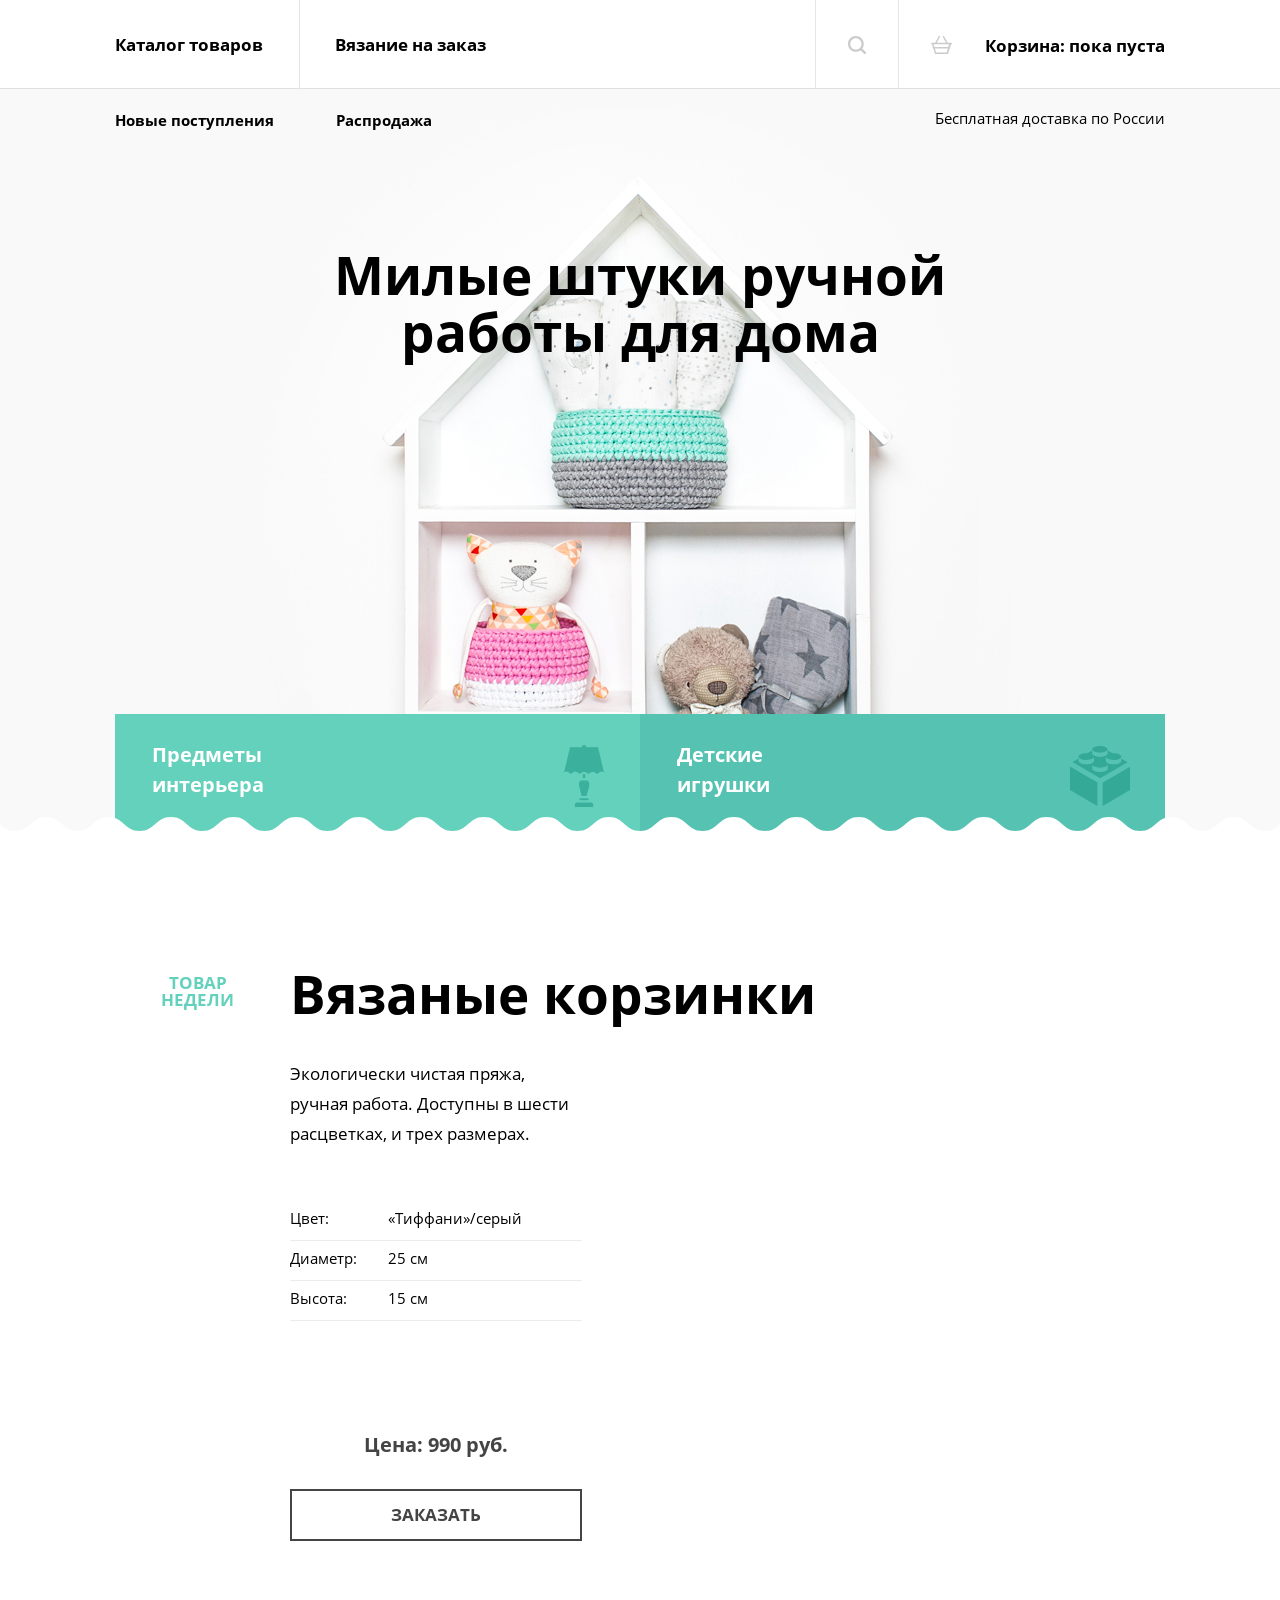
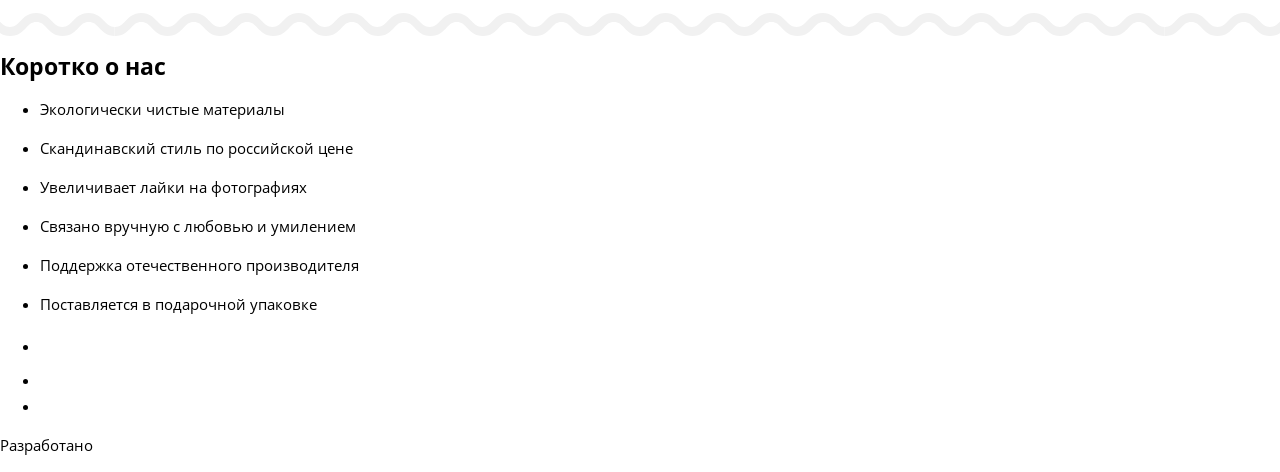
<file: index.html>
<!DOCTYPE html><html class="page" lang="ru"><head><meta charset="utf-8"><meta name="viewport" content="width=device-width,initial-scale=1"><title>HTML Academy: Мишка</title><link rel="stylesheet" href="css/style.min.css"></head><body class="page__body"><div style="display:none"><svg xmlns="http://www.w3.org/2000/svg" xmlns:xlink="http://www.w3.org/1999/xlink"><symbol id="icon-s-cart" viewBox="0 0 21 18"><path d="M20.1884 6.85716H16.6377L13.1884 0.380944C12.9855 -8.61287e-06 12.5797 -0.0952351 12.1739 0.0952412C11.7681 0.285717 11.6667 0.66667 11.8696 1.04762L15.0145 6.85716H5.7826L8.92753 1.04762C9.13043 0.66667 8.92754 0.285717 8.6232 0.0952412C8.2174 -0.0952351 7.8116 0.0952295 7.6087 0.380944L4.1594 6.85716H0.811583C0.405785 6.85716 0 7.14286 0 7.61905C0 8 0.304336 8.38094 0.811583 8.38094H1.01449L1.92753 11.2381C1.72463 11.3333 1.62317 11.5238 1.62317 11.8095C1.62317 12.1905 1.92753 12.4762 2.33332 12.4762L4.05797 18H16.942L18.6667 12.4762C19.0725 12.4762 19.3768 12.1905 19.3768 11.8095C19.3768 11.619 19.2754 11.3333 19.0725 11.2381L19.9855 8.38094H20.1884C20.5942 8.38094 21 8.09524 21 7.61905C21 7.14286 20.5942 6.85716 20.1884 6.85716ZM15.6232 16.4762H5.07247L3.85506 12.381H16.942L15.6232 16.4762ZM17.2464 10.9524H3.34782L2.53623 8.28573H18.058L17.2464 10.9524Z"></path></symbol><symbol id="icon-s-interior" viewBox="0 0 40 62"><g><path d="M15.162 37.7172C14.8628 38.7124 14.9625 39.9067 15.162 41.2999C15.6608 43.8874 16.8578 47.2711 17.5561 50.9533H22.6433C23.3416 47.3706 24.5386 43.987 25.1371 41.2999C25.4364 39.9067 25.4364 38.6129 25.1371 37.7172C24.8379 36.8216 24.2394 36.1249 23.1421 35.4283H17.1571C15.96 36.1249 15.3615 36.8216 15.162 37.7172Z" fill="#149080"></path><path d="M26.9327 57.6212H13.1671C11.8704 57.6212 10.8729 58.6164 10.8729 59.8106V62H13.1671H26.9327H29.227V59.8106C29.227 58.6164 28.2295 57.6212 26.9327 57.6212Z" fill="#149080"></path><path d="M34.015 2.18943H22.3441C22.3441 0.995196 21.3466 0 20.0499 0C18.7531 0 17.7556 0.995196 17.7556 2.18943H6.08478L0 27.5669C0.798005 27.0693 1.59602 26.5717 2.59352 26.5717C3.99003 26.5717 4.78803 27.3679 5.48629 27.965C6.18454 28.5621 6.68329 28.7611 6.88279 28.7611C7.18204 28.7611 7.68079 28.4626 8.37905 27.965C9.0773 27.4674 9.97505 26.5717 11.2718 26.5717C12.5686 26.5717 13.4663 27.3679 14.1646 27.965C14.8628 28.4626 15.3616 28.7611 15.6608 28.7611C15.7606 28.7611 15.9601 28.6616 16.2593 28.5621C16.4588 28.4626 16.7581 28.164 17.1571 27.965C17.6559 27.5669 18.2544 26.9698 19.1521 26.7707C19.4514 26.6712 19.7506 26.6712 20.0499 26.6712C21.3466 26.6712 22.2444 27.4674 22.9426 28.0645C23.6409 28.5621 24.1397 28.8607 24.4389 28.8607C24.7382 28.8607 25.2369 28.5621 25.8354 28.0645C26.5337 27.4674 27.4314 26.6712 28.7282 26.6712C30.1247 26.6712 30.9227 27.4674 31.621 28.0645C31.9202 28.3631 32.2194 28.5621 32.5187 28.6616C32.7182 28.7611 32.9177 28.8607 33.1172 28.8607C33.4165 28.8607 33.9152 28.5621 34.5137 27.965C35.212 27.3679 36.1097 26.5717 37.4065 26.5717C38.404 26.5717 39.202 27.0693 40 27.5669L34.015 2.18943Z" fill="#149080"></path><path d="M23.4413 53.1428H16.5585C15.8602 53.1428 15.4612 53.6404 15.4612 54.2375C15.4612 54.8346 15.96 55.3322 16.5585 55.3322H23.4413C24.1396 55.3322 24.5385 54.8346 24.5385 54.2375C24.6383 53.6404 24.1396 53.1428 23.4413 53.1428Z" fill="#149080"></path><path d="M20.0499 28.7605C19.9501 28.7605 19.7506 28.86 19.4514 28.9595C19.2519 29.0591 19.0524 29.2581 18.8529 29.3576V33.0398H21.1471V29.4571C20.6484 29.0591 20.2494 28.7605 20.0499 28.7605Z" fill="#149080"></path></g></symbol><symbol id="icon-s-search" viewBox="0 0 18 18"><path d="M17.6932 16.0568L14.2159 12.5795C15.2386 11.25 15.75 9.61364 15.75 7.875C15.75 3.47727 12.2727 0 7.875 0C3.47727 0 0 3.47727 0 7.875C0 12.2727 3.47727 15.75 7.875 15.75C9.61364 15.75 11.25 15.1364 12.5795 14.2159L16.0568 17.6932C16.2614 17.8977 16.4659 18 16.875 18C17.4886 18 18 17.4886 18 16.875C18 16.6705 17.8977 16.3636 17.6932 16.0568ZM2.25 7.875C2.25 4.80682 4.80682 2.25 7.875 2.25C10.9432 2.25 13.5 4.80682 13.5 7.875C13.5 10.9432 10.9432 13.5 7.875 13.5C4.80682 13.5 2.25 10.9432 2.25 7.875Z"></path></symbol><symbol id="icon-s-toys" viewBox="0 0 60 60"><path d="M0 43.9933L27.4 60V36.5436L0 20.4362V43.9933ZM51.3 12.4832V15C51.3 16.8121 47.8 18.3221 43.6 18.3221C39.3 18.3221 35.9 16.8121 35.9 15V10.8725C36.2 12.5839 39.5 13.9933 43.6 13.9933C47.9 13.9933 51.3 12.4832 51.3 10.6711C51.3 8.85907 47.8 7.349 43.6 7.349C43.3 7.349 42.9 7.349 42.6 7.349L37.6 4.42954V7.55034C37.6 9.36242 34.1 10.8725 29.9 10.8725C27.2 10.8725 24.9 10.2685 23.5 9.36242C23.3 9.16108 23.1 8.95973 22.8 8.75839C22.4 8.3557 22.2 7.95302 22.2 7.55034V4.5302L17.4 7.349C17.1 7.349 16.7 7.349 16.3 7.349C12 7.349 8.60001 8.85907 8.60001 10.6711C8.60001 12.4832 12.1 13.9933 16.3 13.9933C20.4 13.9933 23.7 12.5839 24 10.8725V15C24 16.8121 20.5 18.3221 16.3 18.3221C12 18.3221 8.60001 16.8121 8.60001 15V12.5839L2.60001 16.1074L30.1 32.2148L57.5 16.2081L51.3 12.4832ZM37.7 22.7517C37.7 24.5638 34.2 26.0738 30 26.0738C25.7 26.0738 22.3 24.5638 22.3 22.7517V18.6242C22.6 20.3356 25.9 21.745 30 21.745C34.1 21.745 37.4 20.3356 37.7 18.6242V22.7517ZM32.6 36.745V60L60 43.9933V20.7383L32.6 36.745ZM29.9 6.6443C34.2 6.6443 37.6 5.13423 37.6 3.32215C37.6 1.51007 34.1 0 29.9 0C25.6 0 22.2 1.51007 22.2 3.32215C22.2 5.13423 25.6 6.6443 29.9 6.6443Z" fill="#149080"></path></symbol></svg></div><header class="page-header"><nav class="main-nav"><div class="main-nav__logo-wrap"><a class="main-nav__logo"><picture><source media="(min-width: 1250px)" srcset="img/mishka-logo-desktop.png"><source media="(min-width: 768px)" srcset="img/mishka-logo-tablet.png"><img class="main-nav__logo-img" src="img/mishka-logo-mobile.png" width="86" height="35" alt="Логотип сайта Mishka"></picture></a></div><button class="main-nav__toggle main-nav__toggle--open" type="button" aria-label="Закрыть меню"></button><ul class="main-nav__list site-list main-nav__list--opened"><li class="site-list__item"><a href="catalog.html" class="site-list__link"><span class="site-list__link-inner">Каталог товаров</span></a></li><li class="site-list__item"><a href="blank.html" class="site-list__link"><span class="site-list__link-inner">Вязание на заказ</span></a></li></ul><ul class="main-nav__list site-list site-list--add"><li class="site-list__item site-list__item--add"><a href="blank.html" class="site-list__link site-list__link--add"><span class="site-list__link-inner">Новые поступления</span></a></li><li class="site-list__item site-list__item--add"><a href="blank.html" class="site-list__link site-list__link--add"><span class="site-list__link-inner">Распродажа</span></a></li></ul><ul class="main-nav__list user-list main-nav__list--opened"><li class="user-list__item"><a href="blank.html" class="user-list__link user-list__link--search"><svg class="user-list__svg user-list__svg--search" width="18" height="18"><use xlink:href="#icon-s-search"></use></svg> <span class="user-list__link-inner user-list__link-inner--search">Поиск по сайту</span></a></li><li class="user-list__item user-list__item--cart"><a href="blank.html" class="user-list__link user-list__link--cart"><svg class="user-list__svg" width="21" height="18"><use xlink:href="#icon-s-cart"></use></svg> <span class="user-list__link-inner user-list__link-inner--cart">Корзина: пока пуста</span></a></li></ul><span class="main-nav__text">Бесплатная доставка по России</span></nav></header><main class="page-main"><h1 class="visually-hidden">Интернет-магазин игрушeк ручной работы Mishka</h1><div class="intro-bg"><section class="intro"><h2 class="intro__title">Милые штуки ручной<br>работы для дома</h2><ul class="intro__list"><li class="intro__item"><a class="intro__link intro__link--interior" href="catalog.html"><span class="intro__link-center">Предметы интерьера </span><svg class="intro__link-svg intro__link-svg--interior" width="40" height="62"><use xlink:href="#icon-s-interior"></use></svg></a></li><li class="intro__item"><a class="intro__link intro__link--toys" href="catalog.html"><span class="intro__link-center">Детские игрушки </span><svg class="intro__link-svg" width="60" height="60"><use xlink:href="#icon-s-toys"></use></svg></a></li></ul></section></div><section class="offer"><div class="offer__container"><div class="offer__titles"><h3 class="offer__title">Вязаные корзинки</h3><h2 class="offer__section-title">Товар недели</h2></div><div class="offer__wrap"><p class="offer__text">Экологически чистая пряжа, ручная работа. Доступны в шести расцветках, и трех размерах.</p><table class="offer__table"><tr class="offer__table-row"><th class="offer__table-cell offer__table-cell--head">Цвет:</th><td class="offer__table-cell">«Тиффани»/серый</td></tr><tr class="offer__table-row"><th class="offer__table-cell offer__table-cell--head">Диаметр:</th><td class="offer__table-cell">25 см</td></tr><tr class="offer__table-row"><th class="offer__table-cell offer__table-cell--head">Высота:</th><td class="offer__table-cell">15 см</td></tr></table><picture><source media="(min-width: 1150px)" srcset="img/triple-set-desktop.jpg"><source media="(min-width: 768px)" srcset="img/triple-set-tablet.jpg"><img class="offer__image" src="img/triple-set-mobile.jpg" width="260" height="315" alt="Фото вязанных корзинок"></picture><p class="offer__price">Цена: 990 руб.</p><button class="offer__button" type="button"><span>Заказать</span></button></div></div></section><section class="about-us"><h2 class="about-us__title">Коротко о нас</h2><ul class="about-us__list"><li class="about-us__item about-us__item--eco"><p class="about-us__text">Экологически чистые материалы</p></li><li class="about-us__item about-us__item--scandinavia"><p class="about-us__text">Скандинавский стиль по российской цене</p></li><li class="about-us__item about-us__item--likes"><p class="about-us__text">Увеличивает лайки на фотографиях</p></li><li class="about-us__item about-us__item--custom"><p class="about-us__text">Связано вручную с любовью и умилением</p></li><li class="about-us__item about-us__item--national"><p class="about-us__text">Поддержка отечественного производителя</p></li><li class="about-us__item about-us__item--package"><p class="about-us__text">Поставляется в подарочной упаковке</p></li></ul></section></main><footer class="page-footer"><section class="page-footer__social social"><h2 class="visually-hidden">Mishka в социальных сетях</h2><ul class="social__list"><li class="social__item"><a class="social__link social__link--instagram" href="blank.html" aria-label="Mishka в instagram"><svg class="social__svg social__link--instagram" width="22" height="21"><use xlink:href="#icon-insta"></use></svg></a></li><li class="social__item"><a class="social__link social__link--facebook" href="blank.html" aria-label="Mishka в facebook"><svg class="social__svg social__link--facebook" width="15" height="28"><use xlink:href="#icon-fb"></use></svg></a></li><li class="social__item"><a class="social__link social__link--twitter" href="blank.html" aria-label="Mishka в twitter"><svg class="social__svg social__link--twitter" width="23" height="20"><use xlink:href="#icon-twitter"></use></svg></a></li></ul></section><div class="page-footer__copyright copyright"><p class="copyright__text">Разработано</p><a class="copyright__link" href="https://htmlacademy.ru/intensive/adaptive" aria-label="Лендинг интенсива «Профессиональный HTML и CSS, уровень 2» в htmlacademy.ru"></a></div></footer><script src="js/main.min.js"></script></body></html>
</file>
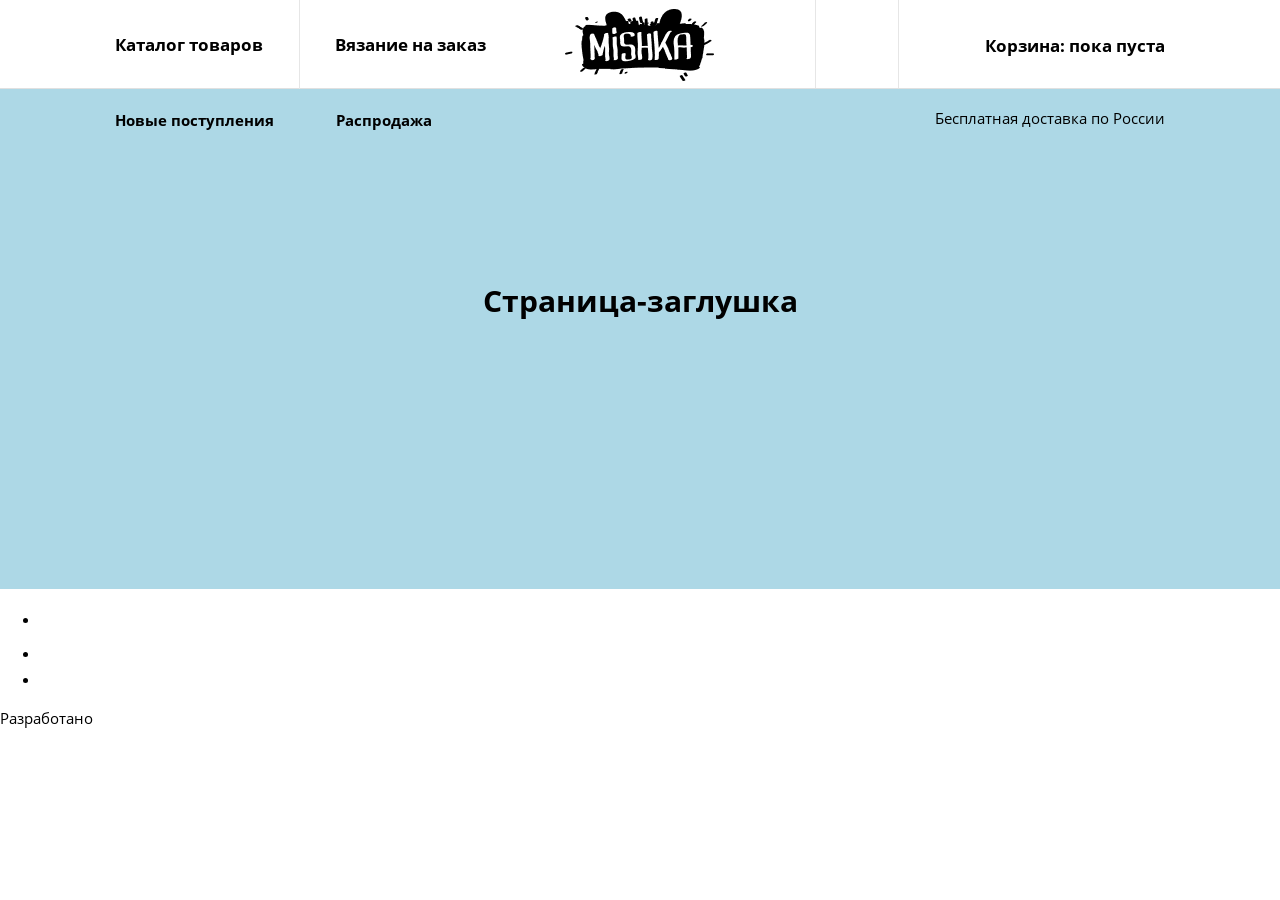
<file: blank.html>
<!DOCTYPE html><html class="page" lang="ru"><head><meta charset="utf-8"><title>HTML Academy: Мишка</title><link rel="stylesheet" href="css/style.min.css"></head><body class="page__body"><header class="page-header"><nav class="main-nav"><div class="main-nav__logo-wrap"><a class="main-nav__logo" href="index.html"><picture><source media="(min-width: 1250px)" srcset="img/mishka-logo-desktop.png"><source media="(min-width: 768px)" srcset="img/mishka-logo-tablet.png"><img class="main-nav__logo-img" src="img/mishka-logo-mobile.png" width="86" height="35" alt="Логотип сайта Mishka"></picture></a></div><button class="main-nav__toggle main-nav__toggle--open" type="button" aria-label="Закрыть меню"></button><ul class="main-nav__list site-list main-nav__list--closed"><li class="site-list__item"><a class="site-list__link" href="catalog.html"><span class="site-list__link-inner">Каталог товаров</span></a></li><li class="site-list__item"><a href="blank.html" class="site-list__link"><span class="site-list__link-inner">Вязание на заказ</span></a></li></ul><ul class="main-nav__list site-list site-list--add"><li class="site-list__item site-list__item--add"><a href="blank.html" class="site-list__link site-list__link--add"><span class="site-list__link-inner">Новые поступления</span></a></li><li class="site-list__item site-list__item--add"><a href="blank.html" class="site-list__link site-list__link--add"><span class="site-list__link-inner">Распродажа</span></a></li></ul><ul class="main-nav__list user-list main-nav__list--closed"><li class="user-list__item"><a href="blank.html" class="user-list__link user-list__link--search"><svg class="user-list__svg user-list__svg--search" width="18" height="18"><use xlink:href="#icon-s-search"></use></svg> <span class="user-list__link-inner user-list__link-inner--search">Поиск по сайту</span></a></li><li class="user-list__item user-list__item--cart"><a href="blank.html" class="user-list__link user-list__link--cart"><svg class="user-list__svg" width="21" height="18"><use xlink:href="#icon-s-cart"></use></svg> <span class="user-list__link-inner user-list__link-inner--cart">Корзина: пока пуста</span></a></li></ul><span class="main-nav__text">Бесплатная доставка по России</span></nav></header><main style="height:500px;background:lightblue"><h1 style="width: 400px; text-align: center; margin: auto; padding-top: 200px">Страница-заглушка</h1></main><footer class="page-footer"><section class="page-footer__social social"><h2 class="visually-hidden">Mishka в социальных сетях</h2><ul class="social__list"><li class="social__item"><a class="social__link social__link--instagram" href="blank.html" aria-label="Mishka в instagram"><svg class="social__svg social__link--instagram" width="22" height="21"><use xlink:href="#icon-insta"></use></svg></a></li><li class="social__item"><a class="social__link social__link--facebook" href="blank.html" aria-label="Mishka в facebook"><svg class="social__svg social__link--facebook" width="15" height="28"><use xlink:href="#icon-fb"></use></svg></a></li><li class="social__item"><a class="social__link social__link--twitter" href="blank.html" aria-label="Mishka в twitter"><svg class="social__svg social__link--twitter" width="23" height="20"><use xlink:href="#icon-twitter"></use></svg></a></li></ul></section><div class="page-footer__copyright copyright"><p class="copyright__text">Разработано</p><a class="copyright__link" href="https://htmlacademy.ru/intensive/adaptive" aria-label="Лендинг интенсива «Профессиональный HTML и CSS, уровень 2» в htmlacademy.ru"></a></div></footer></body></html>
</file>
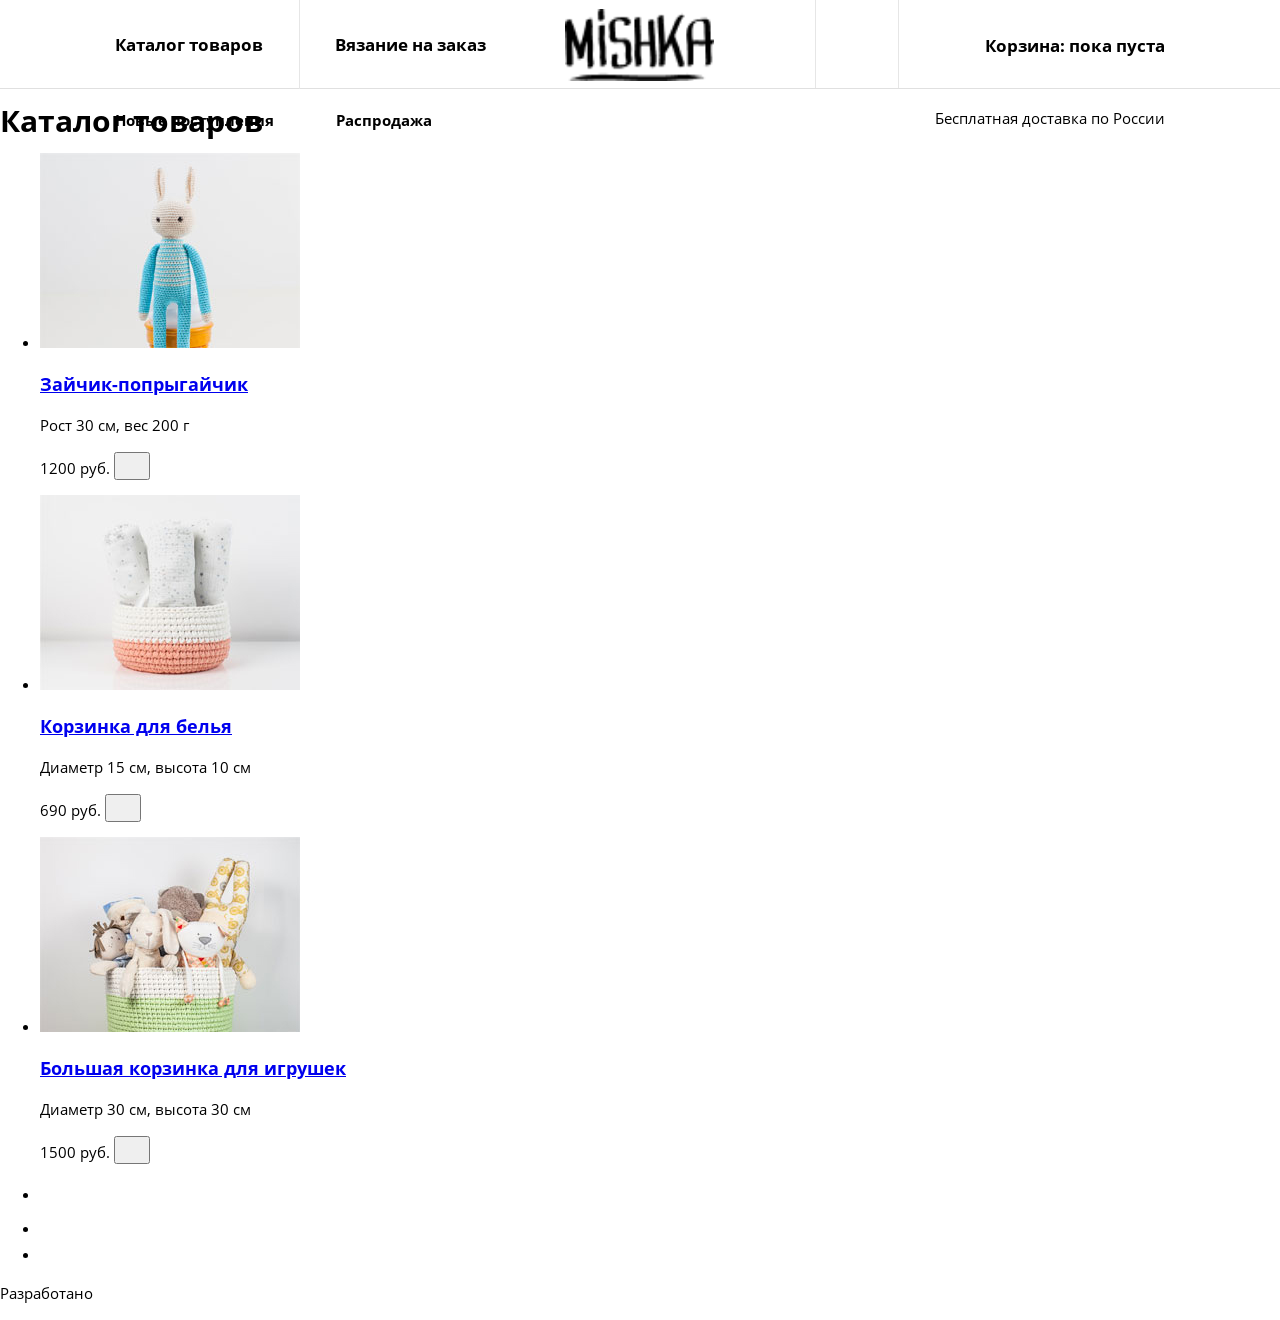
<file: catalog.html>
<!DOCTYPE html><html class="page" lang="ru"><head><meta charset="utf-8"><title>HTML Academy: Мишка</title><link rel="stylesheet" href="css/style.min.css"></head><body class="page__body"><header class="page-header"><nav class="main-nav"><div class="main-nav__logo-wrap"><a class="main-nav__logo" href="index.html"><picture><source media="(min-width: 1250px)" srcset="img/mishka-logo-desktop.png"><source media="(min-width: 768px)" srcset="img/mishka-logo-tablet.png"><img class="main-nav__logo-img" src="img/mishka-logo-mobile.png" width="86" height="35" alt="Логотип сайта Mishka"></picture></a></div><button class="main-nav__toggle main-nav__toggle--open" type="button" aria-label="Закрыть меню"></button><ul class="main-nav__list site-list main-nav__list--closed"><li class="site-list__item"><a class="site-list__link"><span class="site-list__link-inner">Каталог товаров</span></a></li><li class="site-list__item"><a href="blank.html" class="site-list__link"><span class="site-list__link-inner">Вязание на заказ</span></a></li></ul><ul class="main-nav__list site-list site-list--add"><li class="site-list__item site-list__item--add"><a href="blank.html" class="site-list__link site-list__link--add"><span class="site-list__link-inner">Новые поступления</span></a></li><li class="site-list__item site-list__item--add"><a href="blank.html" class="site-list__link site-list__link--add"><span class="site-list__link-inner">Распродажа</span></a></li></ul><ul class="main-nav__list user-list main-nav__list--closed"><li class="user-list__item"><a href="blank.html" class="user-list__link user-list__link--search"><svg class="user-list__svg user-list__svg--search" width="18" height="18"><use xlink:href="#icon-s-search"></use></svg> <span class="user-list__link-inner user-list__link-inner--search">Поиск по сайту</span></a></li><li class="user-list__item user-list__item--cart"><a href="blank.html" class="user-list__link user-list__link--cart"><svg class="user-list__svg" width="21" height="18"><use xlink:href="#icon-s-cart"></use></svg> <span class="user-list__link-inner user-list__link-inner--cart">Корзина: пока пуста</span></a></li></ul><span class="main-nav__text">Бесплатная доставка по России</span></nav></header><main class="page-catalog"><h1 class="page-catalog__title">Каталог товаров</h1><section class="catalog"><h2 class="visually-hidden">Список товаров</h2><ul class="catalog__list"><li class="catalog__item product"><a class="product__img-link" href="blank.html"><img src="img/photo-1-mobile.png" width="260" height="195" alt="Фото товара «Зайчик-попрыгайчик»"> </a><a class="product__title-link" href="blank.html"><h3 class="product__title">Зайчик-попрыгайчик</h3></a><p class="product__description">Рост 30 см, вес 200 г</p><p class="product__price">1200 руб. <button class="product__button" type="button" aria-label="Добавить в корзину"><svg class="product__button-svg" width="20" height="19"><use xlink:href="#icon-cart"></use></svg></button></p></li><li class="catalog__item product"><a class="product__img-link" href="blank.html"><img src="img/photo-2-mobile.png" width="260" height="195" alt="Фото товара «Корзинка для белья»"> </a><a class="product__title-link" href="blank.html"><h3 class="product__title">Корзинка для белья</h3></a><p class="product__description">Диаметр 15 см, высота 10 см</p><p class="product__price">690 руб. <button class="product__button" type="button" aria-label="Добавить в корзину"><svg class="product__button-svg" width="20" height="19"><use xlink:href="#icon-cart"></use></svg></button></p></li><li class="catalog__item product"><a class="product__img-link" href="blank.html"><img src="img/photo-3-mobile.png" width="260" height="195" alt="Фото товара «Большая корзинка для игрушек»"> </a><a class="product__title-link" href="blank.html"><h3 class="product__title">Большая корзинка для игрушек</h3></a><p class="product__description">Диаметр 30 см, высота 30 см</p><p class="product__price">1500 руб. <button class="product__button" type="button" aria-label="Добавить в корзину"><svg class="product__button-svg" width="20" height="19"><use xlink:href="#icon-cart"></use></svg></button></p></li></ul></section></main><footer class="page-footer"><section class="page-footer__social social"><h2 class="visually-hidden">Mishka в социальных сетях</h2><ul class="social__list"><li class="social__item"><a class="social__link social__link--instagram" href="blank.html" aria-label="Mishka в instagram"><svg class="social__svg social__link--instagram" width="22" height="21"><use xlink:href="#icon-insta"></use></svg></a></li><li class="social__item"><a class="social__link social__link--facebook" href="blank.html" aria-label="Mishka в facebook"><svg class="social__svg social__link--facebook" width="15" height="28"><use xlink:href="#icon-fb"></use></svg></a></li><li class="social__item"><a class="social__link social__link--twitter" href="blank.html" aria-label="Mishka в twitter"><svg class="social__svg social__link--twitter" width="23" height="20"><use xlink:href="#icon-twitter"></use></svg></a></li></ul></section><div class="page-footer__copyright copyright"><p class="copyright__text">Разработано</p><a class="copyright__link" href="https://htmlacademy.ru/intensive/adaptive" aria-label="Лендинг интенсива «Профессиональный HTML и CSS, уровень 2» в htmlacademy.ru"></a></div></footer></body></html>
</file>
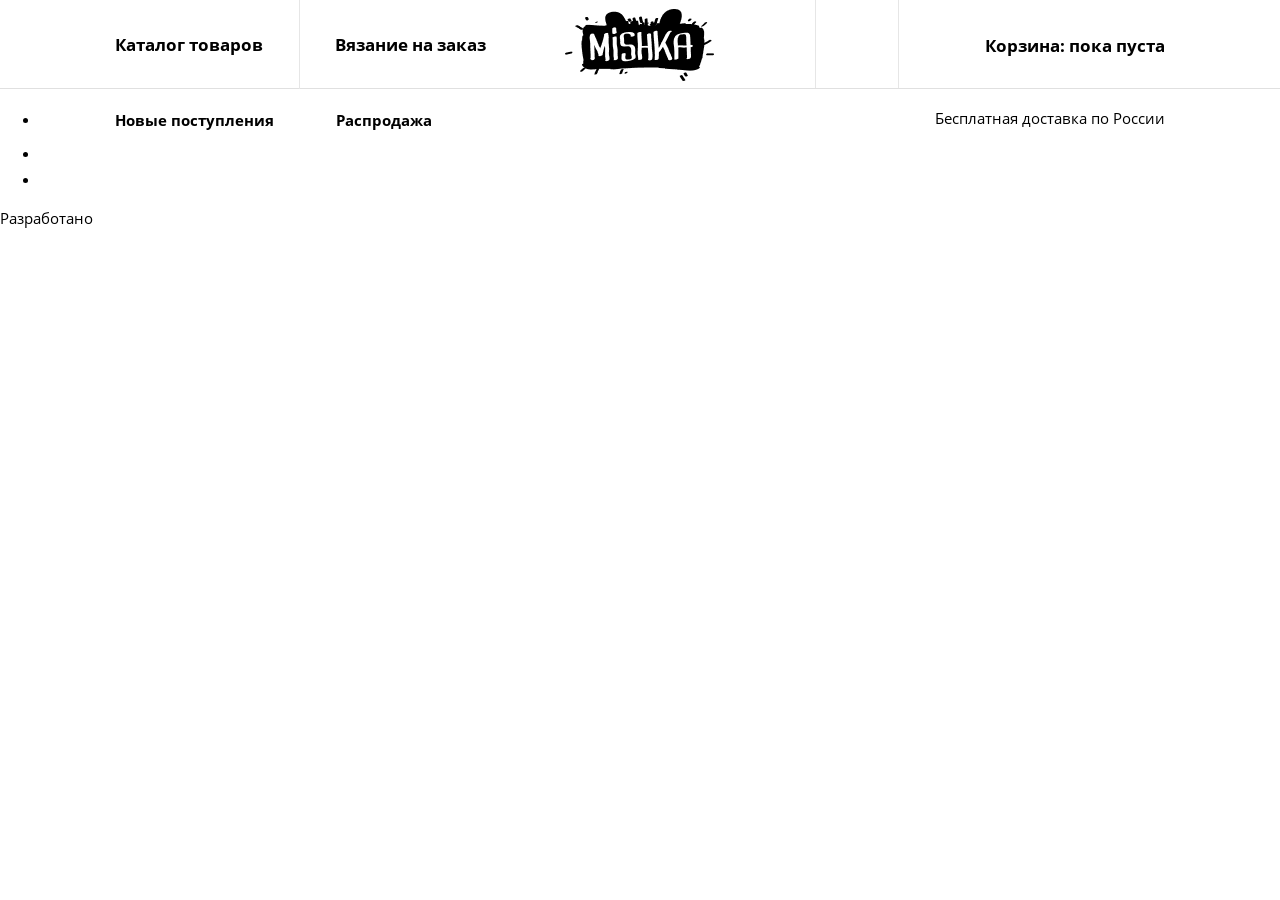
<file: form.html>
<!DOCTYPE html><html class="page" lang="ru"><head><meta charset="utf-8"><title>HTML Academy: Мишка</title><link rel="stylesheet" href="css/style.min.css"></head><body class="page__body"><header class="page-header"><nav class="main-nav"><div class="main-nav__logo-wrap"><a class="main-nav__logo" href="index.html"><picture><source media="(min-width: 1250px)" srcset="img/mishka-logo-desktop.png"><source media="(min-width: 768px)" srcset="img/mishka-logo-tablet.png"><img class="main-nav__logo-img" src="img/mishka-logo-mobile.png" width="86" height="35" alt="Логотип сайта Mishka"></picture></a></div><button class="main-nav__toggle main-nav__toggle--open" type="button" aria-label="Закрыть меню"></button><ul class="main-nav__list site-list main-nav__list--closed"><li class="site-list__item"><a class="site-list__link" href="catalog.html"><span class="site-list__link-inner">Каталог товаров</span></a></li><li class="site-list__item"><a href="blank.html" class="site-list__link"><span class="site-list__link-inner">Вязание на заказ</span></a></li></ul><ul class="main-nav__list site-list site-list--add"><li class="site-list__item site-list__item--add"><a href="blank.html" class="site-list__link site-list__link--add"><span class="site-list__link-inner">Новые поступления</span></a></li><li class="site-list__item site-list__item--add"><a href="blank.html" class="site-list__link site-list__link--add"><span class="site-list__link-inner">Распродажа</span></a></li></ul><ul class="main-nav__list user-list main-nav__list--closed"><li class="user-list__item"><a href="blank.html" class="user-list__link user-list__link--search"><svg class="user-list__svg user-list__svg--search" width="18" height="18"><use xlink:href="#icon-s-search"></use></svg> <span class="user-list__link-inner user-list__link-inner--search">Поиск по сайту</span></a></li><li class="user-list__item user-list__item--cart"><a href="blank.html" class="user-list__link user-list__link--cart"><svg class="user-list__svg" width="21" height="18"><use xlink:href="#icon-s-cart"></use></svg> <span class="user-list__link-inner user-list__link-inner--cart">Корзина: пока пуста</span></a></li></ul><span class="main-nav__text">Бесплатная доставка по России</span></nav></header><footer class="page-footer"><section class="page-footer__social social"><h2 class="visually-hidden">Mishka в социальных сетях</h2><ul class="social__list"><li class="social__item"><a class="social__link social__link--instagram" href="blank.html" aria-label="Mishka в instagram"><svg class="social__svg social__link--instagram" width="22" height="21"><use xlink:href="#icon-insta"></use></svg></a></li><li class="social__item"><a class="social__link social__link--facebook" href="blank.html" aria-label="Mishka в facebook"><svg class="social__svg social__link--facebook" width="15" height="28"><use xlink:href="#icon-fb"></use></svg></a></li><li class="social__item"><a class="social__link social__link--twitter" href="blank.html" aria-label="Mishka в twitter"><svg class="social__svg social__link--twitter" width="23" height="20"><use xlink:href="#icon-twitter"></use></svg></a></li></ul></section><div class="page-footer__copyright copyright"><p class="copyright__text">Разработано</p><a class="copyright__link" href="https://htmlacademy.ru/intensive/adaptive" aria-label="Лендинг интенсива «Профессиональный HTML и CSS, уровень 2» в htmlacademy.ru"></a></div></footer></body></html>
</file>
<file: css/style.min.css>
@font-face{font-family:"Open Sans";font-style:normal;font-weight:400;src:url(../fonts/open-sans-v18-latin_cyrillic-regular.woff2) format("woff2"),url(../fonts/open-sans-v18-latin_cyrillic-regular.woff) format("woff")}@font-face{font-family:"Open Sans";font-style:normal;font-weight:700;src:url(../fonts/open-sans-v18-latin_cyrillic-700.woff2) format("woff2"),url(../fonts/open-sans-v18-latin_cyrillic-700.woff) format("woff")}:root{--basic-grey-mobile: #ececec;--basic-grey-tablet: #e6e6e6;--special-black-light: #444444;--special-grey-light: #e0e0e0;--special-grey-half: #f9f9f9;--special-grey-bg: #f1f1f1;--special-green-light: #63d1bb;--special-green-light-hover: #59d5bc;--special-green-half: #56c3b2;--special-green-half-hover: #46c1ae;--white: #ffffff}body{min-width:320px;margin:0;font-family:"Open Sans","Arial",sans-serif;font-size:15px;line-height:24px;background-color:var(--white)}*,::after,::before{-webkit-box-sizing:border-box;box-sizing:border-box}.visually-hidden:not(:focus):not(:active),input[type=checkbox].visually-hidden,input[type=radio].visually-hidden{position:absolute;width:1px;height:1px;margin:-1px;padding:0;border:0;white-space:nowrap;-webkit-clip-path:inset(100%);clip-path:inset(100%);clip:rect(0,0,0,0);overflow:hidden}.page-header{position:relative;margin-right:auto;margin-left:auto;text-align:center;border-top:1px solid var(--basic-grey)}@media (min-width:1250px){.page-header{width:1250px;padding-left:50px;padding-right:50px}}.main-nav__logo{display:block;padding-top:22px;padding-bottom:16px;padding-right:2px;margin-left:30px;margin-right:30px}.main-nav__logo[href]:focus,.main-nav__logo[href]:hover,.main-nav__toggle:focus,.main-nav__toggle:hover{opacity:.6}.main-nav__logo[href]:active,.main-nav__toggle:active{opacity:.3}.main-nav__logo-wrap{border-bottom:1px solid var(--special-grey-light)}.main-nav__toggle{position:absolute;top:24px;right:26px;width:30px;height:30px;padding:0;border:0;background-repeat:no-repeat;background-color:var(--white);background-position:center;cursor:pointer}.main-nav__toggle--close{background-image:url(../img/icon-menu-close.svg)}.main-nav__toggle--open{background-image:url(../img/icon-menu-open.svg)}.main-nav__list--closed,.main-nav__text{display:none}@media (min-width:768px){.main-nav{position:relative;-ms-flex-wrap:wrap;flex-wrap:wrap;min-height:89px;padding-left:50px;padding-right:50px}.main-nav::before{position:absolute;content:"";bottom:0;left:0;right:0;z-index:1;height:1px;background-color:var(--special-grey-light)}.main-nav,.main-nav__top{display:-webkit-box;display:-ms-flexbox;display:flex}.main-nav__logo-img{width:114px;height:46px;margin-left:-2px}.main-nav__logo-wrap{position:relative;display:-webkit-box;display:-ms-flexbox;display:flex;-webkit-box-flex:1;-ms-flex-positive:1;flex-grow:1;width:42%;border:0}.main-nav__logo{margin-left:0;margin-right:0;padding-bottom:16px}.main-nav__toggle{display:none}.main-nav__text{position:absolute;right:50px;bottom:-61px;z-index:1;display:block;padding-top:21px;padding-bottom:20px}}@media (min-width:768px) and (min-width:1250px){.main-nav::before{left:calc((100vw - 1150px)/-2);right:calc((100vw - 1150px)/-2)}.main-nav__logo-wrap{position:absolute;top:0;left:50%;-webkit-transform:translateX(calc(-148px/2));transform:translateX(calc(-148px/2));z-index:1;width:auto;border-bottom:none}.main-nav__logo-wrap::before{content:none}.main-nav__logo{padding:9px 0 7px 1px}.main-nav__logo-img{width:149px;height:72px}}.site-list{padding:0;margin:0;list-style:none}.site-list__item{border-bottom:1px solid var(--basic-grey-mobile)}.site-list__item:last-child{border:0}.site-list__link{display:block;width:100%;padding:28px 20px 26px;color:inherit;font-size:17px;font-weight:700;line-height:24px;text-decoration:none}.site-list__link[href]:focus,.site-list__link[href]:hover,.user-list__link[href]:focus .user-list__link-inner,.user-list__link[href]:hover .user-list__link-inner{opacity:.6}.site-list__link[href]:active{opacity:.3}.site-list__link-inner{display:block;width:260px;margin-left:auto;margin-right:auto;padding-left:46px;text-align:left}.site-list--add{display:none}@media (min-width:768px){.site-list{position:absolute;top:100px;z-index:1;max-width:60%;display:-webkit-box;display:-ms-flexbox;display:flex;-ms-flex-wrap:wrap;flex-wrap:wrap;border:0}.site-list--add{display:none}.site-list__item{border:0;margin-right:26px}.site-list__link{max-width:200px;padding:10px 10px 10px 0;font-size:15px}.site-list__link-inner{width:auto;padding-left:0}}@media (min-width:1250px){.site-list{position:static;top:0;max-width:450px}.site-list--add{position:absolute;top:100%;max-width:700px;display:-webkit-box;display:-ms-flexbox;display:flex;background-color:transparent}.site-list__item:not(.site-list__item--add){display:-webkit-box;display:-ms-flexbox;display:flex;-webkit-box-align:center;-ms-flex-align:center;align-items:center;margin-right:35px}.site-list__item:not(.site-list__item--add):nth-child(2n){margin-right:0}.site-list__item:not(.site-list__item--add):nth-child(2n-1){border-right:1px solid var(--basic-grey-tablet)}.site-list__link:not(.site-list__link--add){width:184px;font-size:17px}.site-list__link--add{padding-top:19px;font-size:15px}.site-list__item--add{margin-right:52px}}.user-list{padding:0;margin:0;list-style:0;border-top:1px solid var(--basic-grey-mobile)}.user-list__item,.user-list__link{display:-webkit-box;display:-ms-flexbox;display:flex}.user-list__item{min-height:79px;border-bottom:1px solid var(--basic-grey-mobile)}.user-list__link{position:relative;-webkit-box-align:center;-ms-flex-align:center;align-items:center;width:100%;padding:28px 20px 26px;color:inherit;font-size:17px;font-weight:700;line-height:24px;text-decoration:none}.user-list__link:focus .user-list__svg,.user-list__link:hover .user-list__svg{opacity:1;fill:#63d1bb;mix-blend-mode:normal}.offer__button:active span,.user-list__link:active .user-list__svg,.user-list__link[href]:active .user-list__link-inner{opacity:.3}.user-list__svg{position:absolute;top:calc(50% - 18px/2);left:calc(50% - 130px);opacity:.2}.user-list__svg--search{left:calc(50% - 128px)}.user-list__link-inner{display:block;width:260px;margin-left:auto;margin-right:auto;padding-left:46px;text-align:left}@media (min-width:768px){.user-list{display:-webkit-box;display:-ms-flexbox;display:flex;-ms-flex-wrap:wrap;flex-wrap:wrap;margin-left:auto;border-top:none}.user-list__item{border:0}.user-list__item--cart{width:264px}.user-list__link{display:-webkit-box;display:-ms-flexbox;display:flex;-webkit-box-pack:end;-ms-flex-pack:end;justify-content:flex-end;padding-top:18px;padding-bottom:16px}.user-list__link--search{width:84px;height:100%;border-left:1px solid var(--basic-grey-tablet);border-right:1px solid var(--basic-grey-tablet)}.user-list__link--cart{padding-left:0;padding-right:0}.user-list__link-inner{width:auto;margin-left:0;margin-right:0;padding-top:10px;padding-bottom:10px;text-align:right}.user-list__link-inner--cart{padding-left:50px}.user-list__link-inner--search{display:none}.user-list__svg{left:calc(50% - 101px);opacity:.2}.user-list__svg--search{top:calc(50% - 18px/2);left:calc(50% - 18px/2)}}@media (min-width:1250px){.user-list{border-bottom:none}.user-list::before{content:"";width:0}.user-list__item--cart{width:266px}}.intro{background-color:var(--special-grey-half);background-image:url(../img/intro-bg-mobile.jpg);background-repeat:no-repeat;background-position:top -19px center}.intro__title{width:260px;margin:0 auto;padding-top:72px;padding-bottom:120px;font-size:27px;font-weight:700;line-height:30px;text-align:center}.intro__list{margin:0;padding:0;list-style:none;background-color:var(--special-green-light)}.intro__link{position:relative;display:block;color:var(--white);font-size:19px;line-height:24px;font-weight:700;text-decoration:none;-webkit-transition:all .3s ease-out;transition:all .3s ease-out;outline:0}.intro__link:focus,.intro__link:hover{margin-top:-5px;padding-bottom:5px}.intro__link:focus .intro__link-svg,.intro__link:hover .intro__link-svg{opacity:.7;-webkit-transition:all .3s ease-out;transition:all .3s ease-out}.intro__link--interior,.intro__link:active .intro__link-svg{-webkit-transition:all .3s ease-out;transition:all .3s ease-out}.intro__link:active .intro__link-svg{opacity:.3}.intro__link--interior{background-color:var(--special-green-light)}.intro__link--interior:focus,.intro__link--interior:hover{background-color:var(--special-green-light-hover)}.intro__link--toys{background-color:var(--special-green-half);-webkit-transition:all .3s ease-out;transition:all .3s ease-out}.intro__link--toys:focus,.intro__link--toys:hover{background-color:var(--special-green-half-hover)}.intro__link-center{position:relative;display:block;max-width:380px;margin-left:auto;margin-right:auto;padding:24px 180px 31px 30px}.intro__link-svg{position:absolute;top:50%;right:calc(50% - 130px);-webkit-transform:translateY(-50%);transform:translateY(-50%);opacity:.5}.intro__link-svg--interior{right:calc(50% - 124px)}@media (min-width:768px){.intro-bg{position:relative;background-color:var(--special-grey-half)}.intro-bg::before{position:absolute;content:"";bottom:-1px;left:0;height:24px;width:100%;background-image:url(../img/intro-zigzag-tablet.svg);background-position:center;z-index:1}.intro{width:768px;margin-right:auto;margin-left:auto;padding-left:50px;padding-right:50px;background-image:url(../img/intro-bg-tablet.jpg);background-position:top center}.intro__title{width:668px;padding-top:157px;padding-bottom:368px;font-size:43px;line-height:50px}.intro__list{display:-webkit-box;display:-ms-flexbox;display:flex}.intro__item{width:50%}.intro__link{font-size:20px;line-height:30px}.intro__link-center{padding-top:26px;padding-bottom:45px}.intro__link-svg{top:62px;right:35px}.intro__link-svg--interior{right:36px}}@media (min-width:1250px){.intro-bg::before{height:34px;background-image:url(../img/intro-zigzag-desktop.svg)}.intro{width:1150px}.intro__title{padding-bottom:354px;font-size:53px;line-height:57px}.intro__link-center{margin-left:0;margin-right:0;padding-left:37px;padding-bottom:50px}}.offer{position:relative}.offer::before{position:absolute;content:"";left:0;right:0;bottom:0;width:100vw;height:6px;background-image:url(../img/offer-zigzag-mobile.svg);background-position:center}.offer__container{position:relative;max-width:380px;margin-left:auto;margin-right:auto;padding-left:30px;padding-right:30px;text-align:center}.offer__title{margin:0;padding-top:31px;padding-bottom:5px;font-size:25px;line-height:30px;text-align:left}.offer__section-title{margin:0;padding-bottom:16px;color:var(--special-green-light);font-size:17px;line-height:20px;text-transform:uppercase;text-align:left}.offer__wrap{padding-bottom:42px}.offer__text{max-width:380px;margin:0;padding-bottom:21px;text-align:left}.offer__table{width:100%;max-width:320px;margin-bottom:28px;border-collapse:collapse}.offer__table-cell--head{width:98px}.offer__table-cell{padding:7px 0 12px;font-size:15px;line-height:20px;font-weight:400;text-align:left;border-bottom:1px solid var(--basic-grey-mobile)}.offer__image{margin-bottom:20px}.offer__button,.offer__price{color:var(--special-black-light);font-weight:700}.offer__price{margin:0 0 24px;font-size:17px;line-height:24px}.offer__button{width:100%;min-height:52px;padding:5px 10px;font-family:"Open Sans","Arial",sans-serif;font-size:18px;line-height:20px;text-transform:uppercase;border:2px solid var(--special-black-light);background-color:transparent;outline:0}.offer__button:focus,.offer__button:hover{color:var(--white);background-color:var(--special-black-light);-webkit-transition:all .3s ease-out;transition:all .3s ease-out}@media (min-width:768px){.offer__container{max-width:768px;padding-left:50px;padding-right:50px}.offer__titles{display:-webkit-box;display:-ms-flexbox;display:flex;-webkit-box-align:center;-ms-flex-align:center;align-items:center;-webkit-box-pack:justify;-ms-flex-pack:justify;justify-content:space-between;margin-top:20px;margin-bottom:18px}.offer__title{max-width:500px;padding-top:20px;padding-bottom:19px;font-size:43px;line-height:50px}.offer__section-title{width:125px;padding-top:10px;padding-bottom:15px;font-size:17px;line-height:17px;text-align:center}.offer__wrap{position:relative;min-height:404px;padding-right:calc(((768px - 100px)/2) + 42px);padding-bottom:69px}.offer__image{position:absolute;top:12px;right:0;z-index:-1;width:334px;height:404px}.offer__text{padding-bottom:40px;font-size:17px;line-height:30px}.offer__table{margin-bottom:58px}.offer__price{margin-bottom:32px;font-size:20px;line-height:24px}.offer__button{font-size:17px}.offer::before{height:17px;background-image:url(../img/offer-zigzag-tablet.svg)}}@media (min-width:1250px){.offer__container{max-width:1150px;padding-left:calc(50px + 175px)}.offer__titles{position:relative;margin-top:95px}.offer__title{max-width:600px;font-size:53px;line-height:57px}.offer__section-title{position:absolute;left:-155px}.offer__wrap{padding-right:calc(((1150px - 100px)/2) + 58px);padding-bottom:95px}.offer__text{padding-bottom:52px}.offer__table{margin-bottom:112px}.offer__image{top:-154px;width:525px;height:636px}.offer::before{height:23px;background-image:url(../img/offer-zigzag-desktop.svg)}}
/*# sourceMappingURL=style.min.css.map */
</file>
